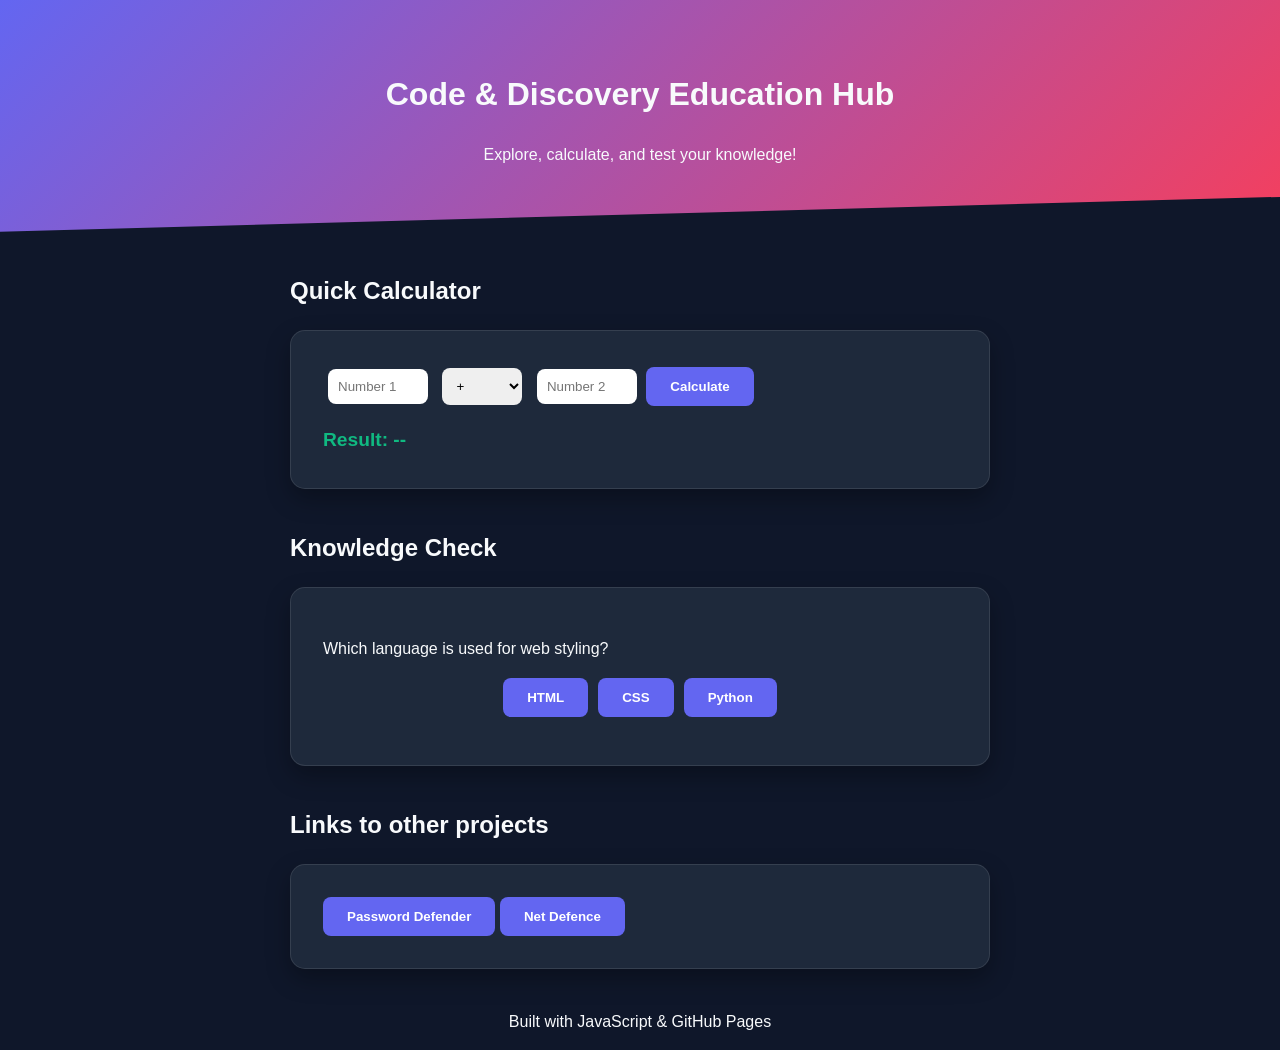
<file: index.html>
<!DOCTYPE html>
<html lang="en">
<head>
    <meta charset="UTF-8">
    <meta name="viewport" content="width=device-width, initial-scale=1.0">
    <title>Interactive Learning Hub</title>
    <link rel="stylesheet" href="css/style.css">
</head>
<body>
    <header>
        <h1>Code & Discovery Education Hub</h1>
        <p>Explore, calculate, and test your knowledge!</p>
    </header>

    <main>
        <section class="tool-section">
            <h2>Quick Calculator</h2>
            <div class="card calc-container">
                <input type="number" id="num1" placeholder="Number 1">
                <select id="operator">
                    <option value="add">+</option>
                    <option value="subtract">-</option>
                    <option value="multiply">×</option>
                    <option value="divide">÷</option>
                </select>
                <input type="number" id="num2" placeholder="Number 2">
                <button onclick="runCalculator()">Calculate</button>
                <div id="calcResult" class="result-box">Result: --</div>
            </div>
        </section>

        <section class="tool-section">
            <h2>Knowledge Check</h2>
            <div class="card quiz-container">
                <p id="questionText">Which language is used for web styling?</p>
                <div class="quiz-options">
                    <button onclick="checkAnswer('HTML')">HTML</button>
                    <button onclick="checkAnswer('CSS')">CSS</button>
                    <button onclick="checkAnswer('Python')">Python</button>
                </div>
                <p id="quizFeedback"></p>
            </div>
        </section>

        <section class="tool-section">
            <h2>Links to other projects</h2>
            <div class="card projects">
                <button onclick="document.location='projects/passwordDefender/index.html'">Password Defender</button>
                <button onclick="document.location='projects/netDefence/index.html'">Net Defence</button>
            </div>
        </section>
    </main>

    <footer>
        <center><p>Built with JavaScript & GitHub Pages</p></center>
    </footer>

    <script src="js/script.js"></script>
</body>
</html>
</file>
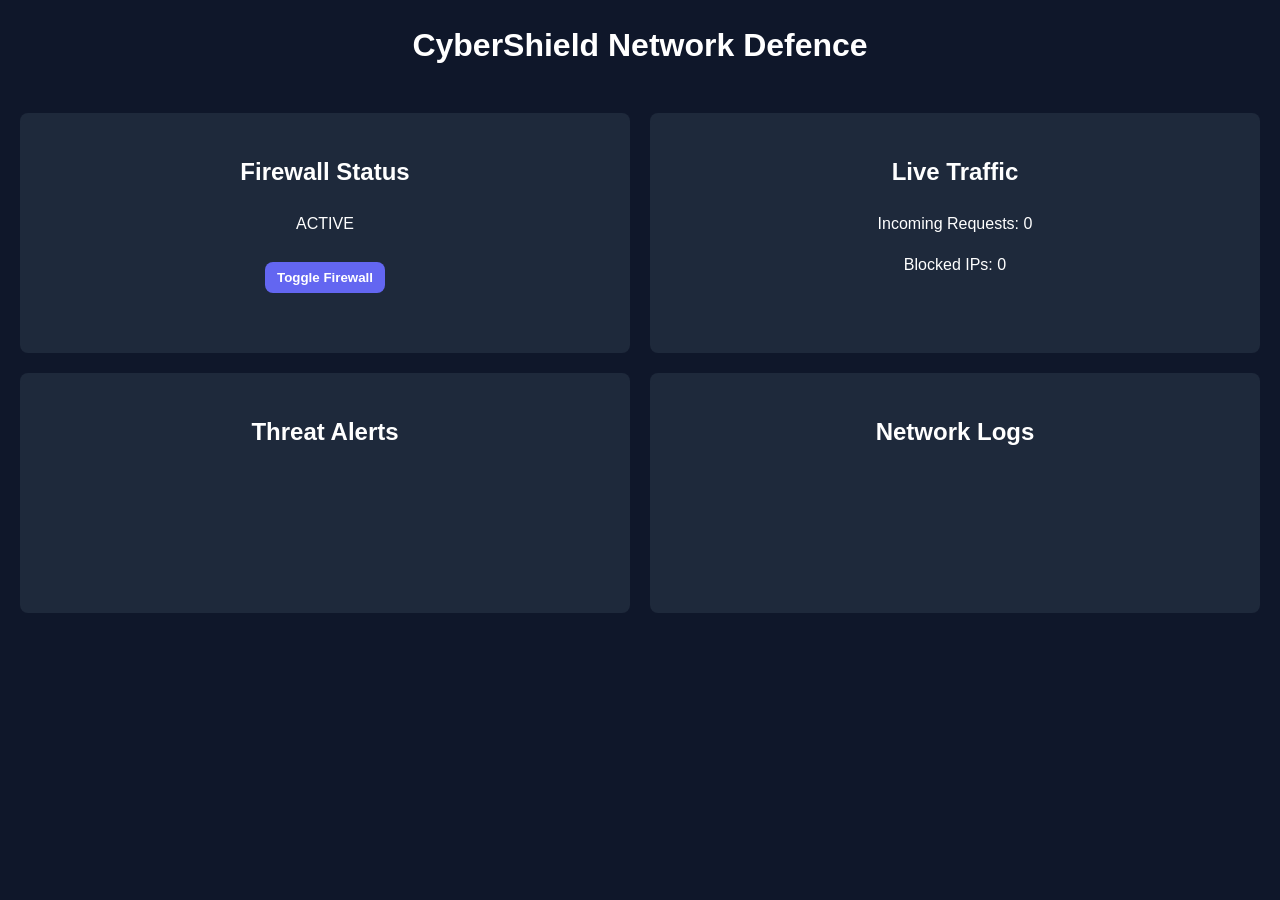
<file: projects/netDefence/index.html>
<!DOCTYPE html>
<html>
<head>
  <title>CyberShield Dashboard</title>
  <link rel="stylesheet" href="../../css/style.css">
  <link rel="stylesheet" href="css/style.css">
</head>
<body>

  <h1>CyberShield Network Defence</h1>

  <div class="dashboard">

    <div class="panel">
      <h2>Firewall Status</h2>
      <p id="firewallStatus">ACTIVE</p>
      <button onclick="toggleFirewall()">Toggle Firewall</button>
    </div>

    <div class="panel">
      <h2>Live Traffic</h2>
      <p>Incoming Requests: <span id="trafficCount">0</span></p>
      <p>Blocked IPs: <span id="blockedCount">0</span></p>
    </div>

    <div class="panel">
      <h2>Threat Alerts</h2>
      <ul id="alerts"></ul>
    </div>

    <div class="panel">
      <h2>Network Logs</h2>
      <ul id="logs"></ul>
    </div>

  </div>

  <script src="js/script.js"></script>
</body>
</html>
</file>
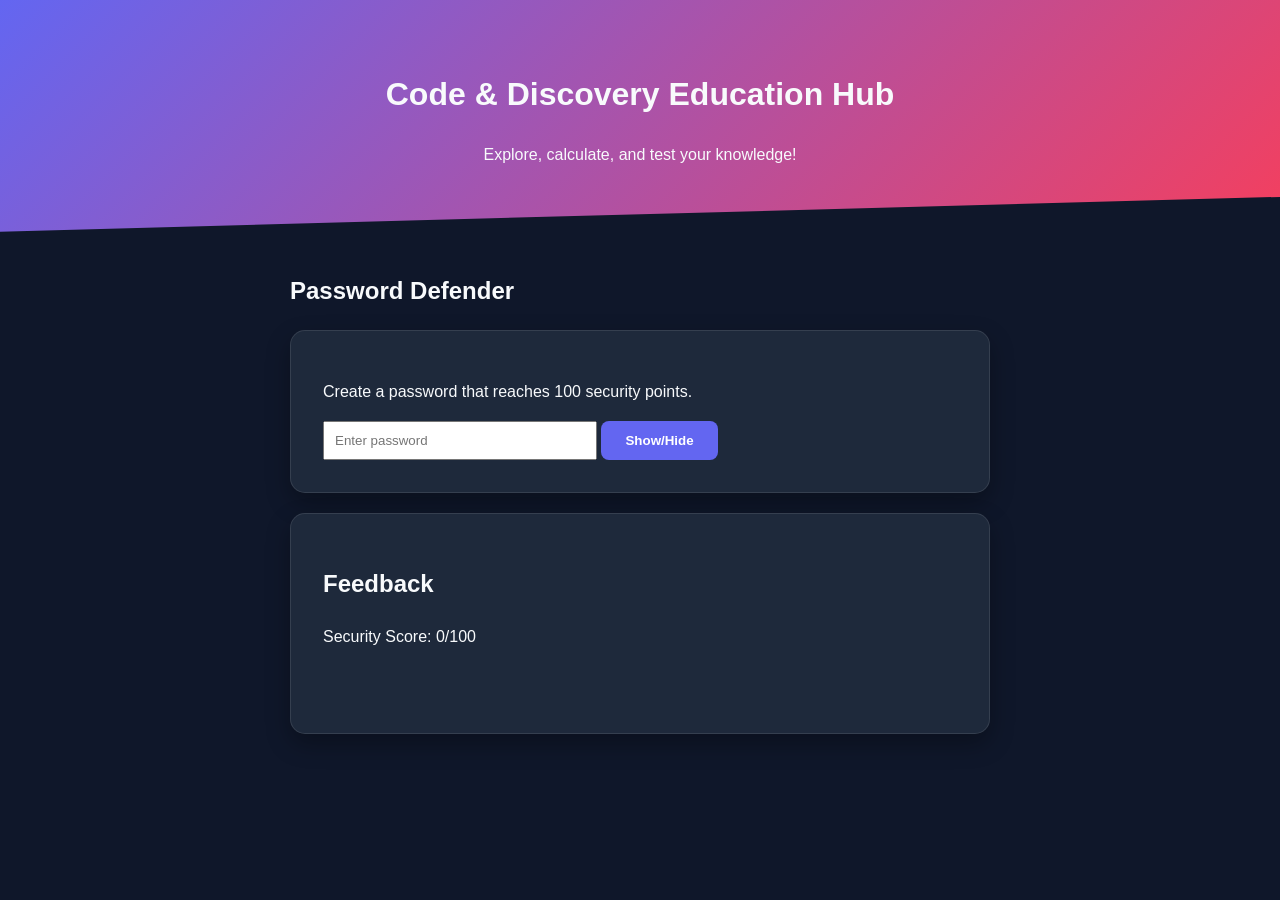
<file: projects/passwordDefender/index.html>
<!DOCTYPE html>
<html>
<head>
  <title>Password Defender Game</title>
  <link rel="stylesheet" href="../../css/style.css">
  <link rel="stylesheet" href="css/style.css">
</head>
<body>

  <header>
        <h1>Code & Discovery Education Hub</h1>
        <p>Explore, calculate, and test your knowledge!</p>
    </header>

    <main>
      <section class="tool-section">
                <h2>Password Defender</h2>
                <div class="card passwordDefender">
                  <p>Create a password that reaches 100 security points.</p>
                  <input type="password" id="password" placeholder="Enter password">
                  <button onclick="togglePassword()">Show/Hide</button>
                </div>

                <div id="scoreBox" class="card feedback">
                  <h2>Feedback</h2>
                  <p>Security Score: <span id="score">0</span>/100</p>
                  <div id="strengthBar"></div>
                  <ul id="feedback"></ul>
                </div>

                

            </section>
    </main>


  

  

  <script src="js/script.js"></script>
</body>
</html>
</file>
<file: css/style.css>
:root {
    --primary: #6366f1; /* Indigo */
    --secondary: #f43f5e; /* Rose */
    --accent: #10b981; /* Emerald */
    --bg: #0f172a; /* Dark Slate */
    --card-bg: #1e293b;
    --text: #f8fafc;
}

body {
    font-family: 'Inter', sans-serif;
    background-color: var(--bg);
    color: var(--text);
    margin: 0;
    line-height: 1.6;
}

header {
    background: linear-gradient(135deg, var(--primary), var(--secondary));
    padding: 3rem 1rem;
    text-align: center;
    clip-path: polygon(0 0, 100% 0, 100% 85%, 0 100%);
}

.tool-section {
    max-width: 700px;
    margin: 40px auto;
    padding: 0 20px;
}

.card {
    background: var(--card-bg);
    padding: 2rem;
    border-radius: 15px;
    box-shadow: 0 10px 25px rgba(0,0,0,0.3);
    border: 1px solid rgba(255,255,255,0.1);
}

/* Calculator Styling */
.calc-container input, .calc-container select {
    padding: 10px;
    border-radius: 8px;
    border: none;
    margin: 5px;
    width: 80px;
}

.result-box {
    margin-top: 15px;
    font-size: 1.2rem;
    color: var(--accent);
    font-weight: bold;
}

/* Button Magic */
button {
    background: var(--primary);
    color: white;
    border: none;
    padding: 12px 24px;
    border-radius: 8px;
    cursor: pointer;
    font-weight: 600;
    transition: transform 0.2s, background 0.3s;
}

button:hover {
    transform: translateY(-2px);
    background: var(--secondary);
}

.quiz-options {
    display: flex;
    gap: 10px;
    justify-content: center;
    margin-top: 1rem;
}

#quizFeedback {
    margin-top: 1rem;
    font-weight: bold;
}
</file>
<file: projects/netDefence/css/style.css>
body {
  font-family: Arial;
  background-color: #0f172a;
  color: white;
  text-align: center;
}

h1 {
  margin-top: 20px;
}

.dashboard {
  display: grid;
  grid-template-columns: repeat(2, 1fr);
  gap: 20px;
  padding: 20px;
}

.panel {
  background-color: #1e293b;
  padding: 20px;
  border-radius: 8px;
  min-height: 200px;
}

button {
  padding: 8px 12px;
  margin-top: 10px;
  cursor: pointer;
}

ul {
  list-style: none;
  padding: 0;
  max-height: 150px;
  overflow-y: auto;
}

li {
  font-size: 14px;
  margin: 5px 0;
}
</file>
<file: projects/passwordDefender/css/style.css>
/*body {
  font-family: Arial;
  text-align: center;
  background-color: #f4f6fa;
}
*/
input {
  padding: 10px;
  width: 250px;
}

#strengthBar {
  height: 20px;
  width: 0%;
  background-color: red;
  margin: 10px auto;
  transition: 0.3s;
}

#scoreBox {
  margin-top: 20px;
}

ul {
  list-style: none;
}
</file>
